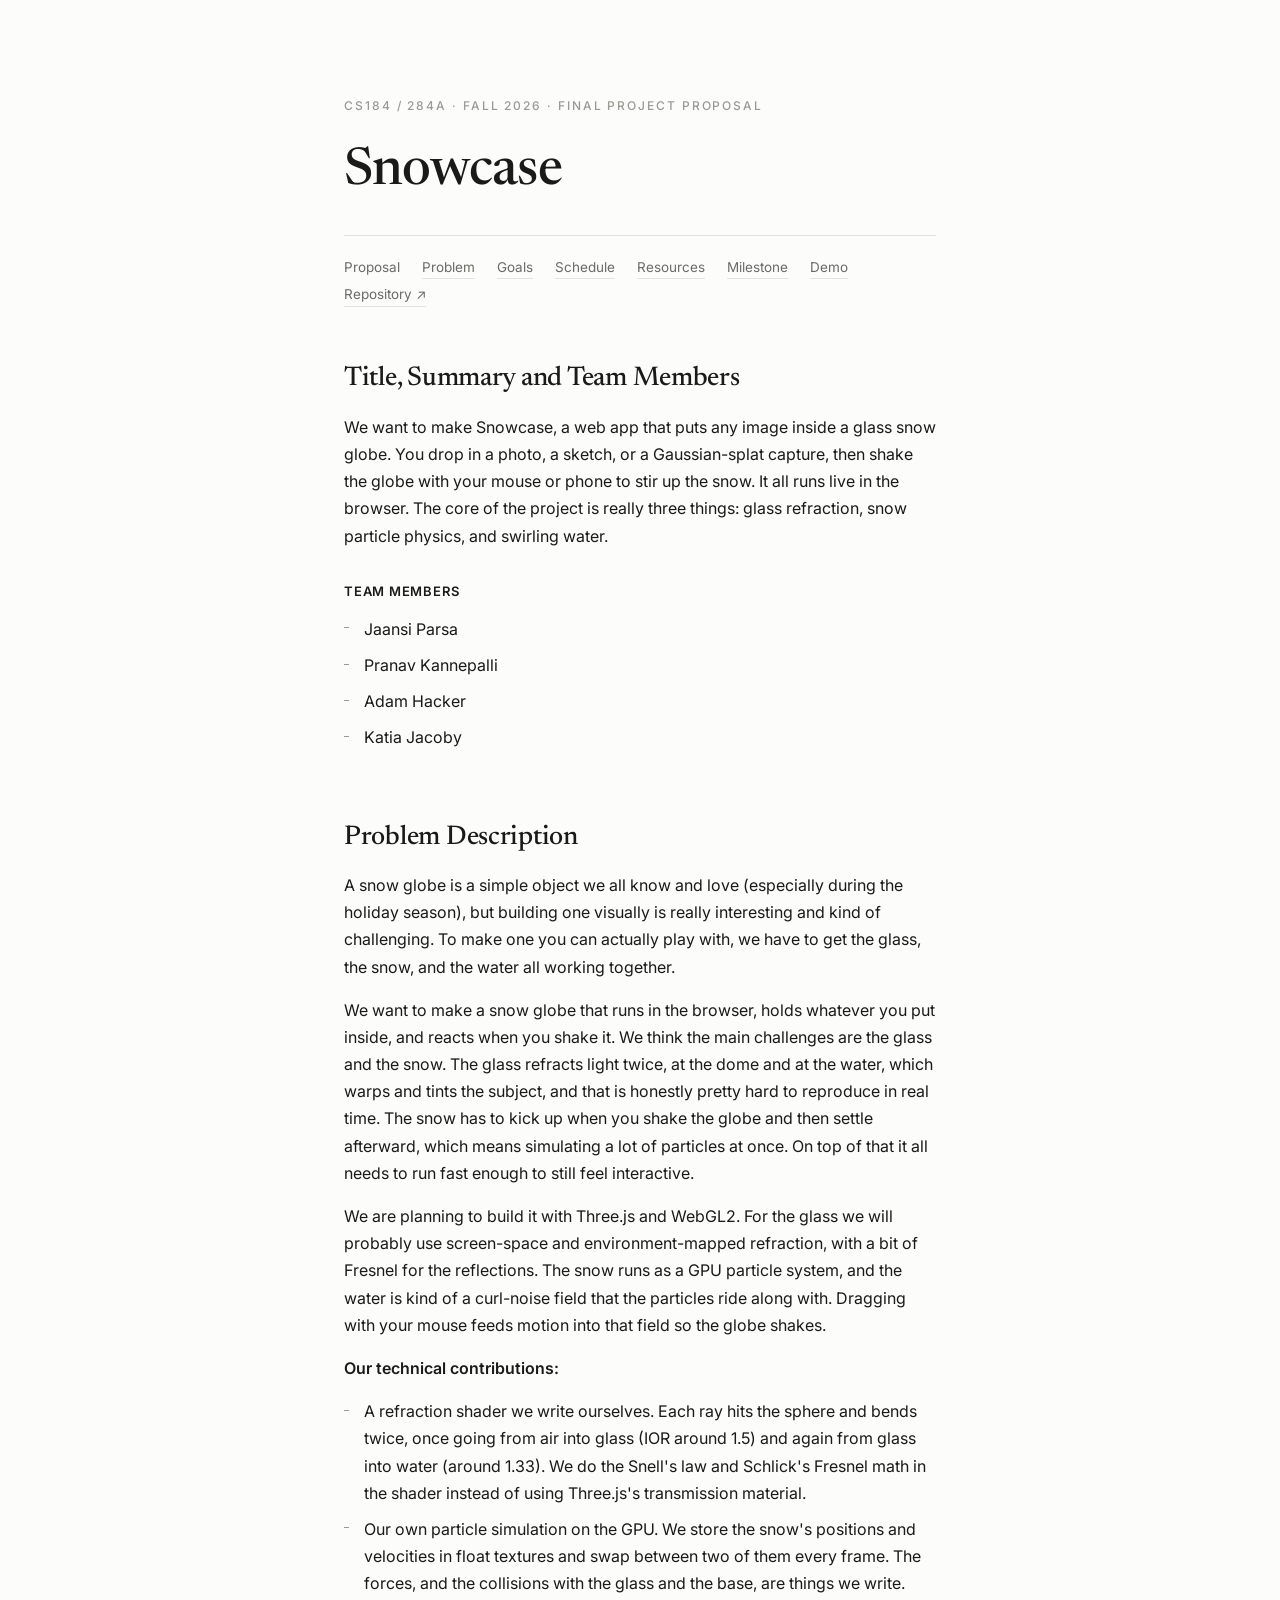
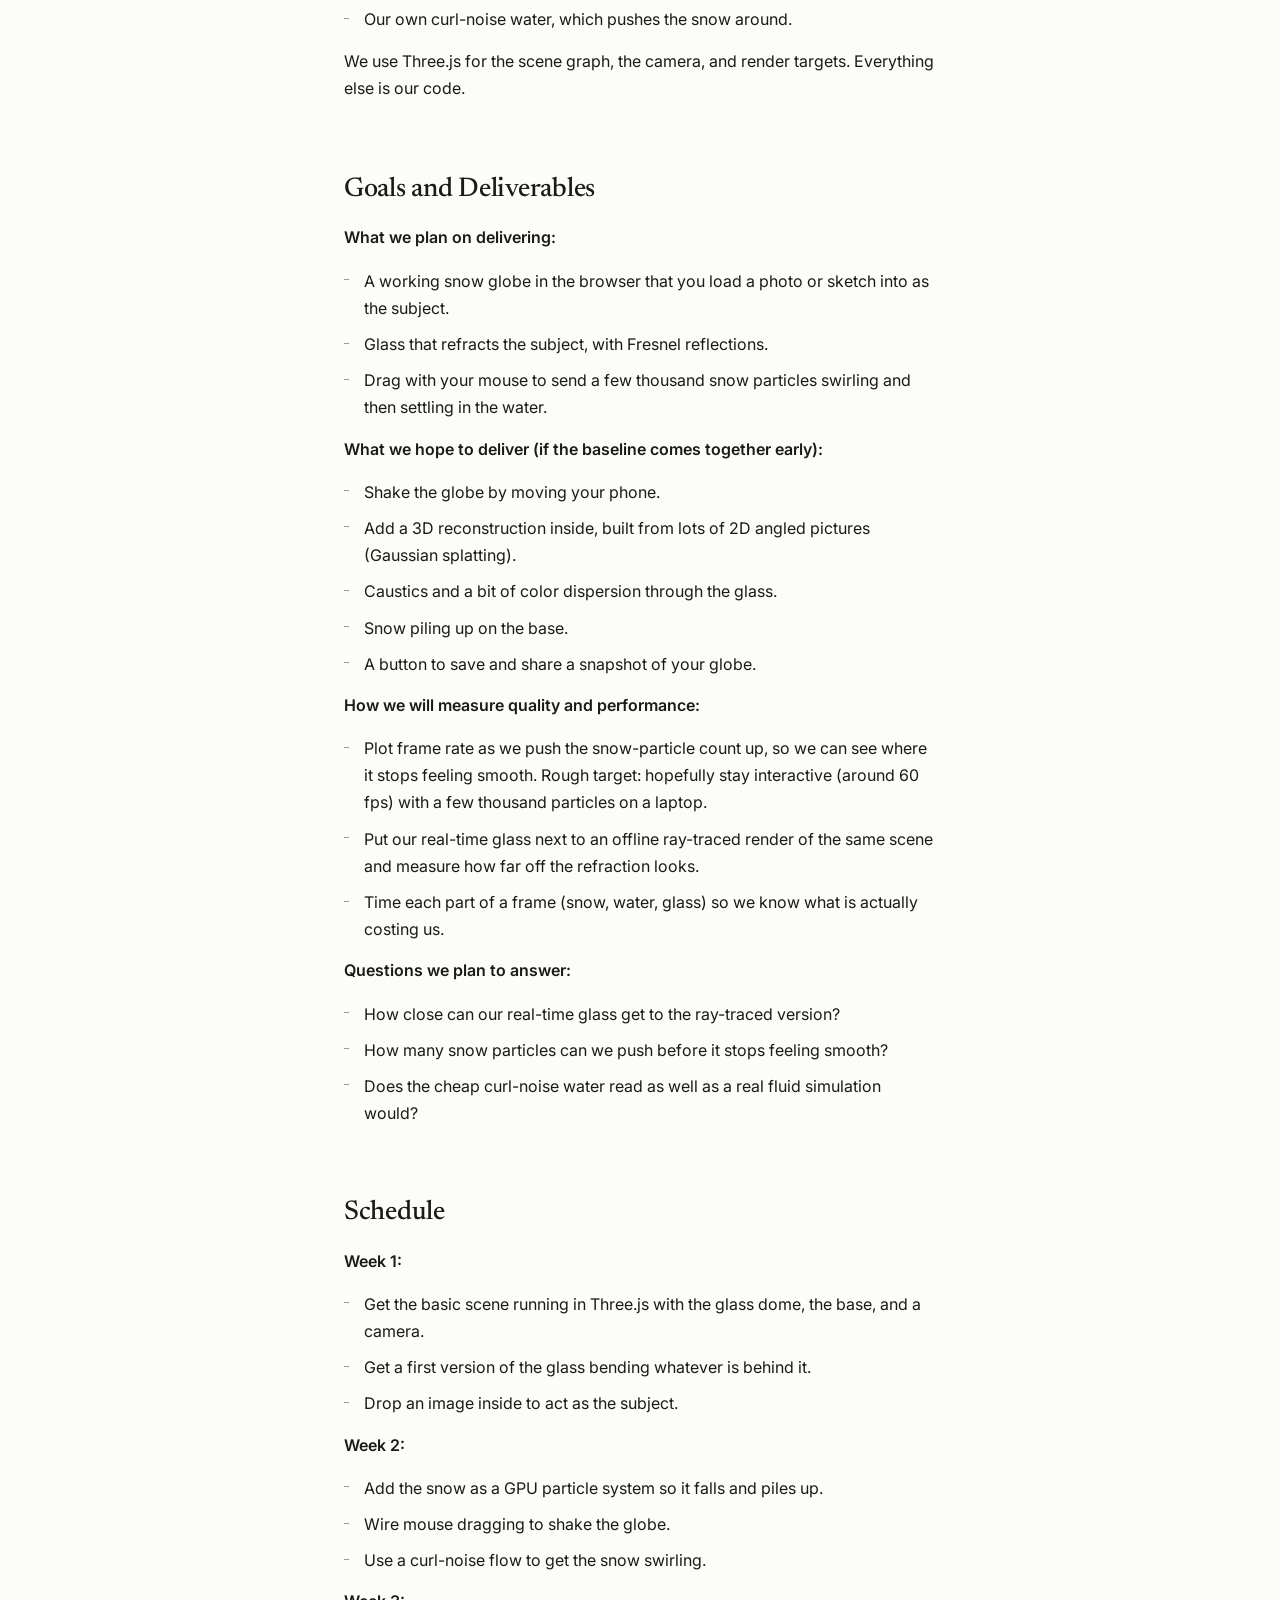
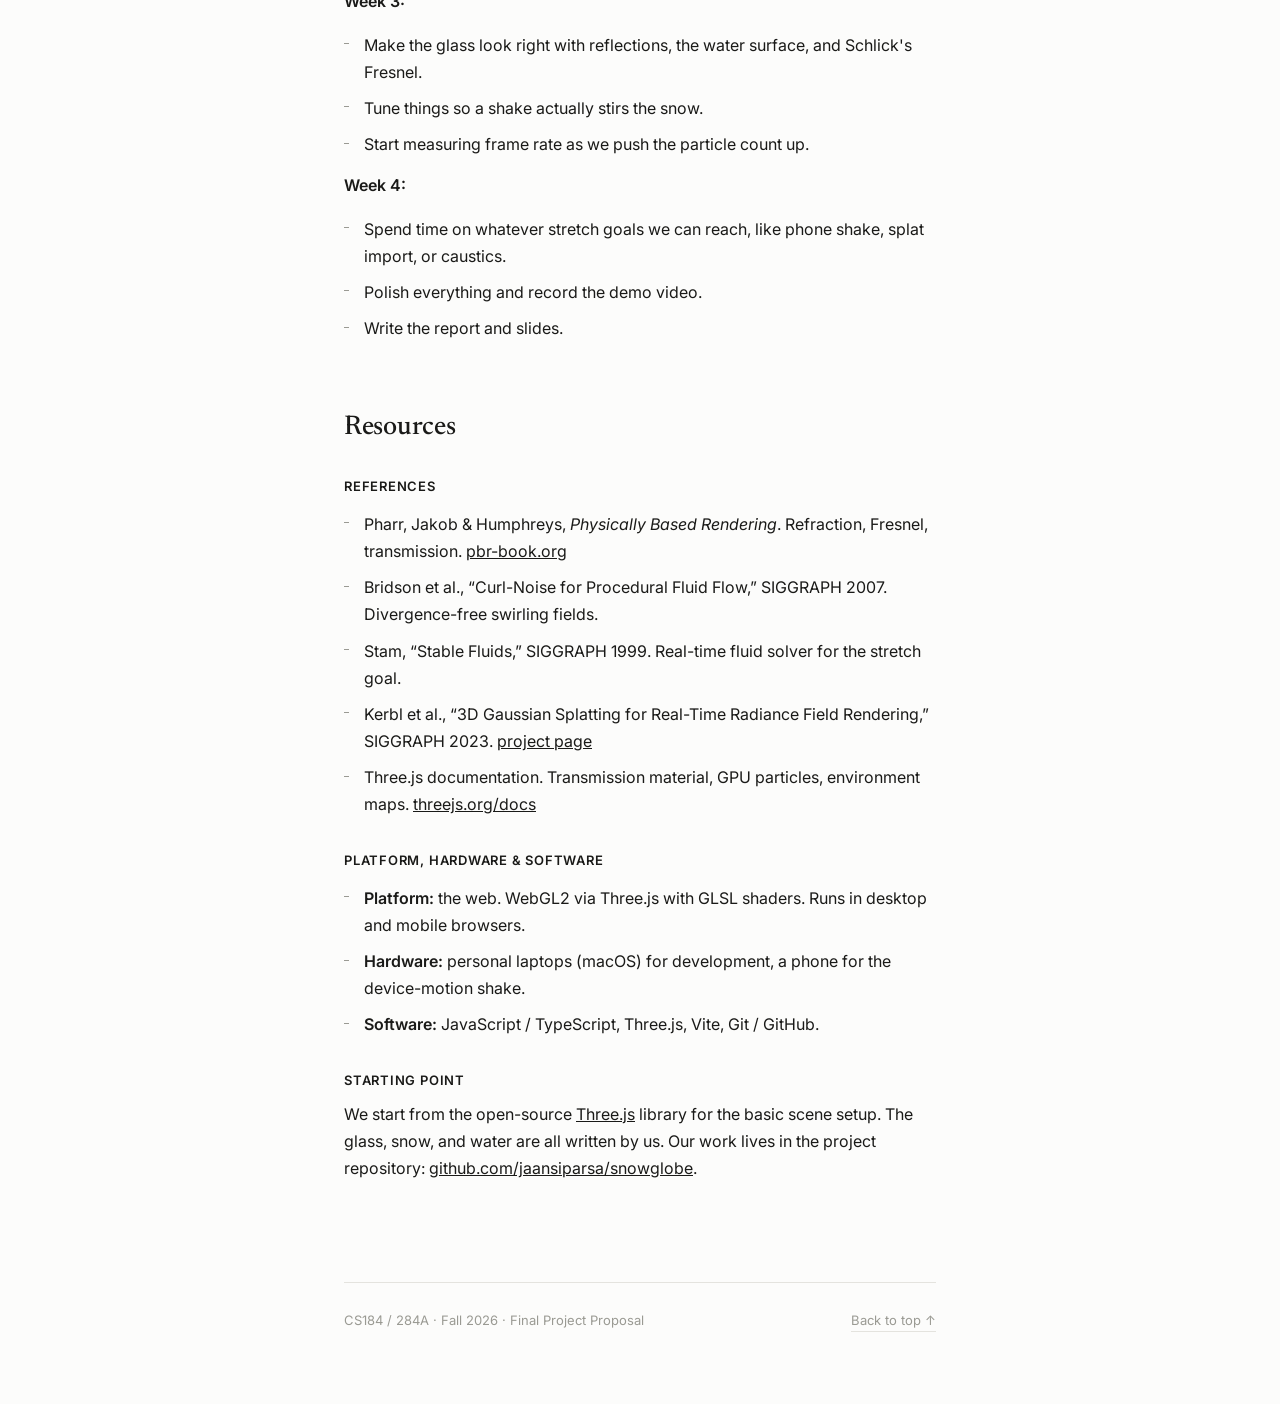
<file: index.html>
<!doctype html>
<html lang="en">
<head>
<meta charset="utf-8">
<meta name="viewport" content="width=device-width, initial-scale=1">
<title>Snowcase: CS184 Project Proposal</title>
<meta name="description" content="CS184/284A Fall 2026 final project proposal. Snowcase: turn any photo, sketch, or Gaussian-splat capture into a glass snow globe you can shake. Real-time glass refraction, snow particle physics, and swirling water.">
<link rel="preconnect" href="https://fonts.googleapis.com">
<link rel="preconnect" href="https://fonts.gstatic.com" crossorigin>
<link href="https://fonts.googleapis.com/css2?family=Newsreader:ital,opsz,wght@0,6..72,400;0,6..72,500;1,6..72,400&family=Inter:wght@400;500;600&display=swap" rel="stylesheet">
<!-- All styling lives in styles.css. See styleguide.html for a live reference
     of every reusable class (headings, lists, team rows, split columns,
     schedule rows, links). Fill the [ … ] placeholders below. -->
<link rel="stylesheet" href="styles.css">
</head>
<body>
<div class="wrap">

  <!-- MASTHEAD · fill in your project title -->
  <header id="top">
    <p class="kicker">CS184 / 284A · Fall 2026 · Final Project Proposal</p>
    <h1>Snowcase</h1>
    <nav class="masthead-meta">
      <span>Proposal</span>
      <a href="#problem">Problem</a>
      <a href="#goals">Goals</a>
      <a href="#schedule">Schedule</a>
      <a href="#resources">Resources</a>
      <a href="milestone.html">Milestone</a>
      <a href="app/">Demo</a>
      <a href="https://github.com/jaansiparsa/snowglobe">Repository ↗</a>
    </nav>
  </header>

  <!-- 01 · TITLE, SUMMARY & TEAM -->
  <section id="summary">
    <h2>Title, Summary and Team Members</h2>
    <p>We want to make Snowcase, a web app that puts any image inside a glass snow globe. You drop in a photo, a sketch, or a Gaussian-splat capture, then shake the globe with your mouse or phone to stir up the snow. It all runs live in the browser. The core of the project is really three things: glass refraction, snow particle physics, and swirling water.</p>

    <h3>Team Members</h3>
    <ul>
      <li>Jaansi Parsa</li>
      <li>Pranav Kannepalli</li>
      <li>Adam Hacker</li>
      <li>Katia Jacoby</li>
    </ul>
  </section>

  <!-- 02 · PROBLEM DESCRIPTION -->
  <section id="problem">
    <h2>Problem Description</h2>
    <p>A snow globe is a simple object we all know and love (especially during the holiday season), but building one visually is really interesting and kind of challenging. To make one you can actually play with, we have to get the glass, the snow, and the water all working together.</p>
    <p>We want to make a snow globe that runs in the browser, holds whatever you put inside, and reacts when you shake it. We think the main challenges are the glass and the snow. The glass refracts light twice, at the dome and at the water, which warps and tints the subject, and that is honestly pretty hard to reproduce in real time. The snow has to kick up when you shake the globe and then settle afterward, which means simulating a lot of particles at once. On top of that it all needs to run fast enough to still feel interactive.</p>
    <p>We are planning to build it with Three.js and WebGL2. For the glass we will probably use screen-space and environment-mapped refraction, with a bit of Fresnel for the reflections. The snow runs as a GPU particle system, and the water is kind of a curl-noise field that the particles ride along with. Dragging with your mouse feeds motion into that field so the globe shakes.</p>

    <p><strong>Our technical contributions:</strong></p>
    <ul>
      <li>A refraction shader we write ourselves. Each ray hits the sphere and bends twice, once going from air into glass (IOR around 1.5) and again from glass into water (around 1.33). We do the Snell's law and Schlick's Fresnel math in the shader instead of using Three.js's transmission material.</li>
      <li>Our own particle simulation on the GPU. We store the snow's positions and velocities in float textures and swap between two of them every frame. The forces, and the collisions with the glass and the base, are things we write.</li>
      <li>Our own curl-noise water, which pushes the snow around.</li>
    </ul>
    <p>We use Three.js for the scene graph, the camera, and render targets. Everything else is our code.</p>
  </section>

  <!-- 03 · GOALS & DELIVERABLES -->
  <section id="goals">
    <h2>Goals and Deliverables</h2>
    <p><strong>What we plan on delivering:</strong></p>
    <ul>
      <li>A working snow globe in the browser that you load a photo or sketch into as the subject.</li>
      <li>Glass that refracts the subject, with Fresnel reflections.</li>
      <li>Drag with your mouse to send a few thousand snow particles swirling and then settling in the water.</li>
    </ul>
    <p><strong>What we hope to deliver (if the baseline comes together early):</strong></p>
    <ul>
      <li>Shake the globe by moving your phone.</li>
      <li>Add a 3D reconstruction inside, built from lots of 2D angled pictures (Gaussian splatting).</li>
      <li>Caustics and a bit of color dispersion through the glass.</li>
      <li>Snow piling up on the base.</li>
      <li>A button to save and share a snapshot of your globe.</li>
    </ul>

    <p><strong>How we will measure quality and performance:</strong></p>
    <ul>
      <li>Plot frame rate as we push the snow-particle count up, so we can see where it stops feeling smooth. Rough target: hopefully stay interactive (around 60 fps) with a few thousand particles on a laptop.</li>
      <li>Put our real-time glass next to an offline ray-traced render of the same scene and measure how far off the refraction looks.</li>
      <li>Time each part of a frame (snow, water, glass) so we know what is actually costing us.</li>
    </ul>

    <p><strong>Questions we plan to answer:</strong></p>
    <ul>
      <li>How close can our real-time glass get to the ray-traced version?</li>
      <li>How many snow particles can we push before it stops feeling smooth?</li>
      <li>Does the cheap curl-noise water read as well as a real fluid simulation would?</li>
    </ul>
  </section>

  <!-- 04 · SCHEDULE · one row per week -->
  <section id="schedule">
    <h2>Schedule</h2>

    <p><strong>Week 1:</strong></p>
    <ul>
      <li>Get the basic scene running in Three.js with the glass dome, the base, and a camera.</li>
      <li>Get a first version of the glass bending whatever is behind it.</li>
      <li>Drop an image inside to act as the subject.</li>
    </ul>
    <p><strong>Week 2:</strong></p>
    <ul>
      <li>Add the snow as a GPU particle system so it falls and piles up.</li>
      <li>Wire mouse dragging to shake the globe.</li>
      <li>Use a curl-noise flow to get the snow swirling.</li>
    </ul>
    <p><strong>Week 3:</strong></p>
    <ul>
      <li>Make the glass look right with reflections, the water surface, and Schlick's Fresnel.</li>
      <li>Tune things so a shake actually stirs the snow.</li>
      <li>Start measuring frame rate as we push the particle count up.</li>
    </ul>
    <p><strong>Week 4:</strong></p>
    <ul>
      <li>Spend time on whatever stretch goals we can reach, like phone shake, splat import, or caustics.</li>
      <li>Polish everything and record the demo video.</li>
      <li>Write the report and slides.</li>
    </ul>
  </section>

  <!-- 05 · RESOURCES -->
  <section id="resources">
    <h2>Resources</h2>

    <h3>References</h3>
    <ul>
      <li>Pharr, Jakob &amp; Humphreys, <em>Physically Based Rendering</em>. Refraction, Fresnel, transmission. <a href="https://pbr-book.org/">pbr-book.org</a></li>
      <li>Bridson et al., “Curl-Noise for Procedural Fluid Flow,” SIGGRAPH 2007. Divergence-free swirling fields.</li>
      <li>Stam, “Stable Fluids,” SIGGRAPH 1999. Real-time fluid solver for the stretch goal.</li>
      <li>Kerbl et al., “3D Gaussian Splatting for Real-Time Radiance Field Rendering,” SIGGRAPH 2023. <a href="https://repo-sam.inria.fr/fungraph/3d-gaussian-splatting/">project page</a></li>
      <li>Three.js documentation. Transmission material, GPU particles, environment maps. <a href="https://threejs.org/docs/">threejs.org/docs</a></li>
    </ul>

    <h3>Platform, hardware &amp; software</h3>
    <ul>
      <li><strong>Platform:</strong> the web. WebGL2 via Three.js with GLSL shaders. Runs in desktop and mobile browsers.</li>
      <li><strong>Hardware:</strong> personal laptops (macOS) for development, a phone for the device-motion shake.</li>
      <li><strong>Software:</strong> JavaScript / TypeScript, Three.js, Vite, Git / GitHub.</li>
    </ul>

    <h3>Starting point</h3>
    <p>We start from the open-source <a href="https://threejs.org/">Three.js</a> library for the basic scene setup. The glass, snow, and water are all written by us. Our work lives in the project repository: <a href="https://github.com/jaansiparsa/snowglobe">github.com/jaansiparsa/snowglobe</a>.</p>
  </section>

  <footer>
    <span>CS184 / 284A · Fall 2026 · Final Project Proposal</span>
    <a href="#top">Back to top ↑</a>
  </footer>

</div>
</body>
</html>
</file>
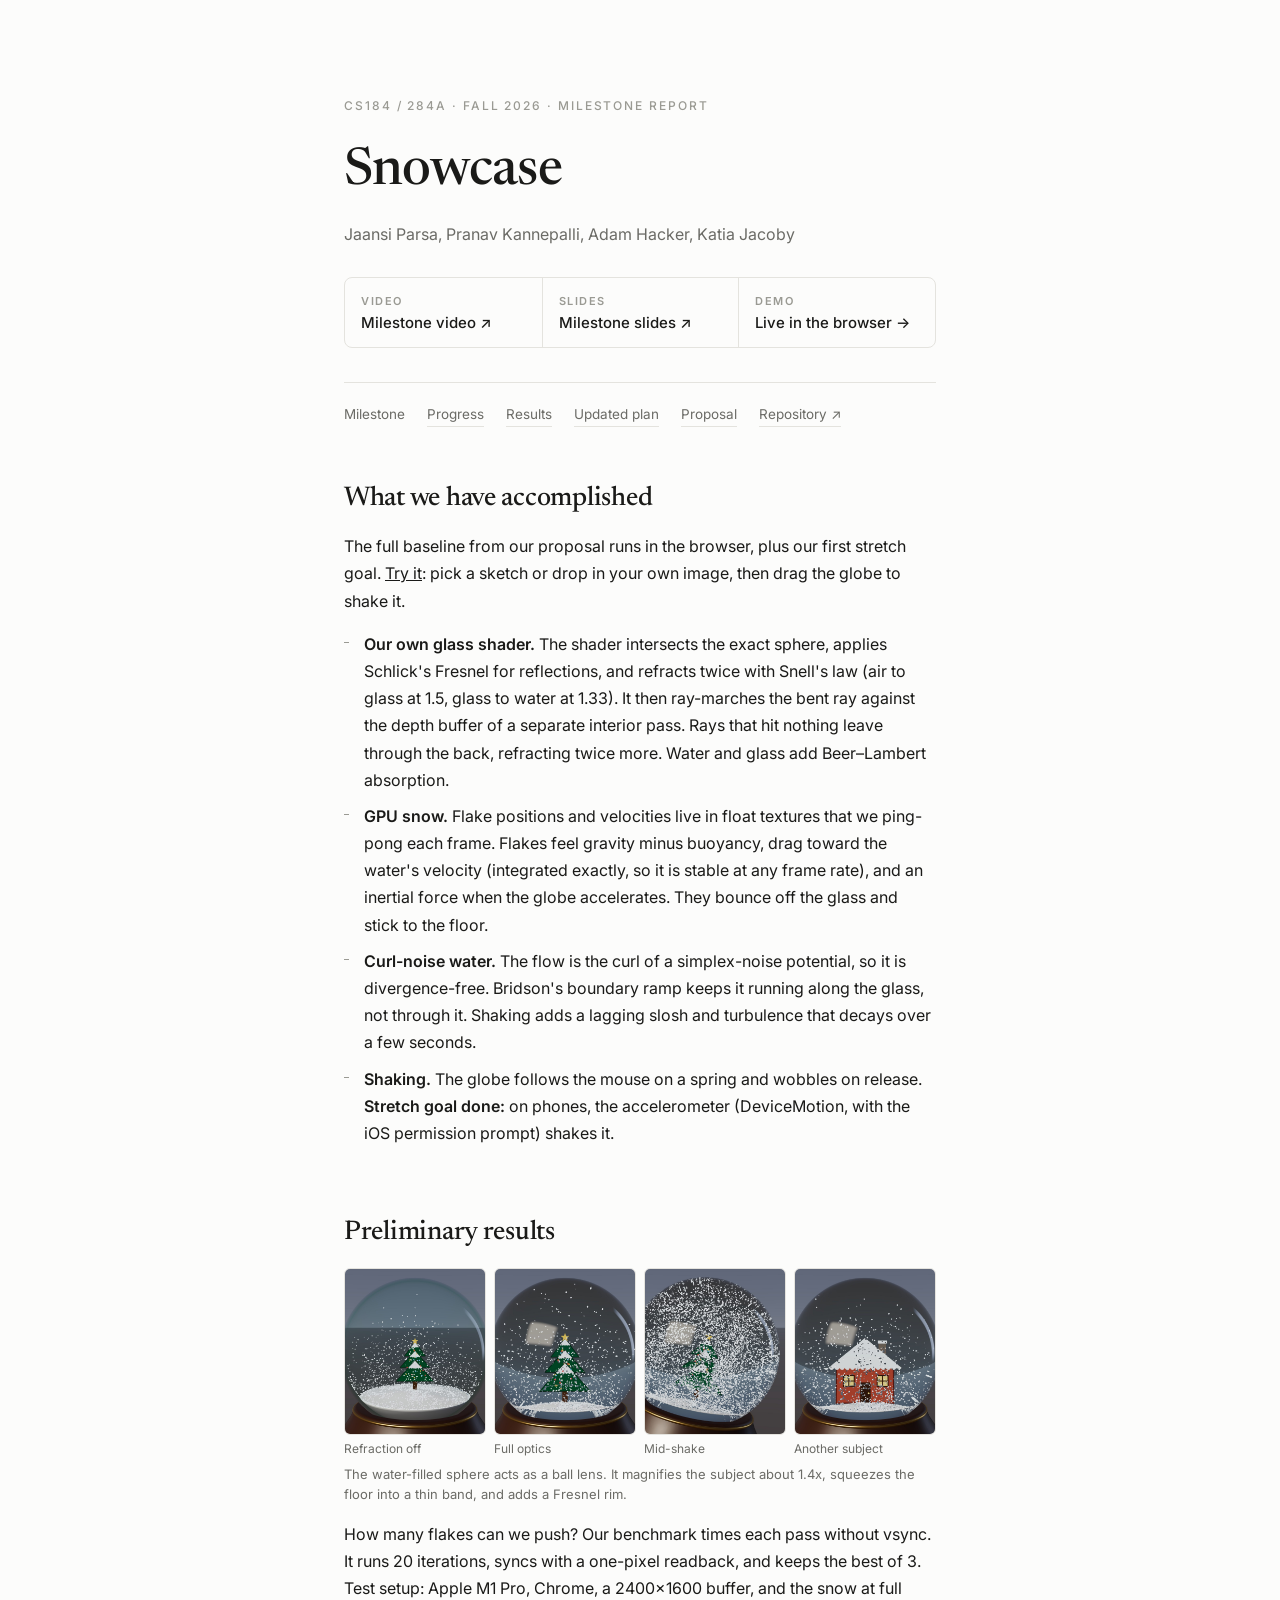
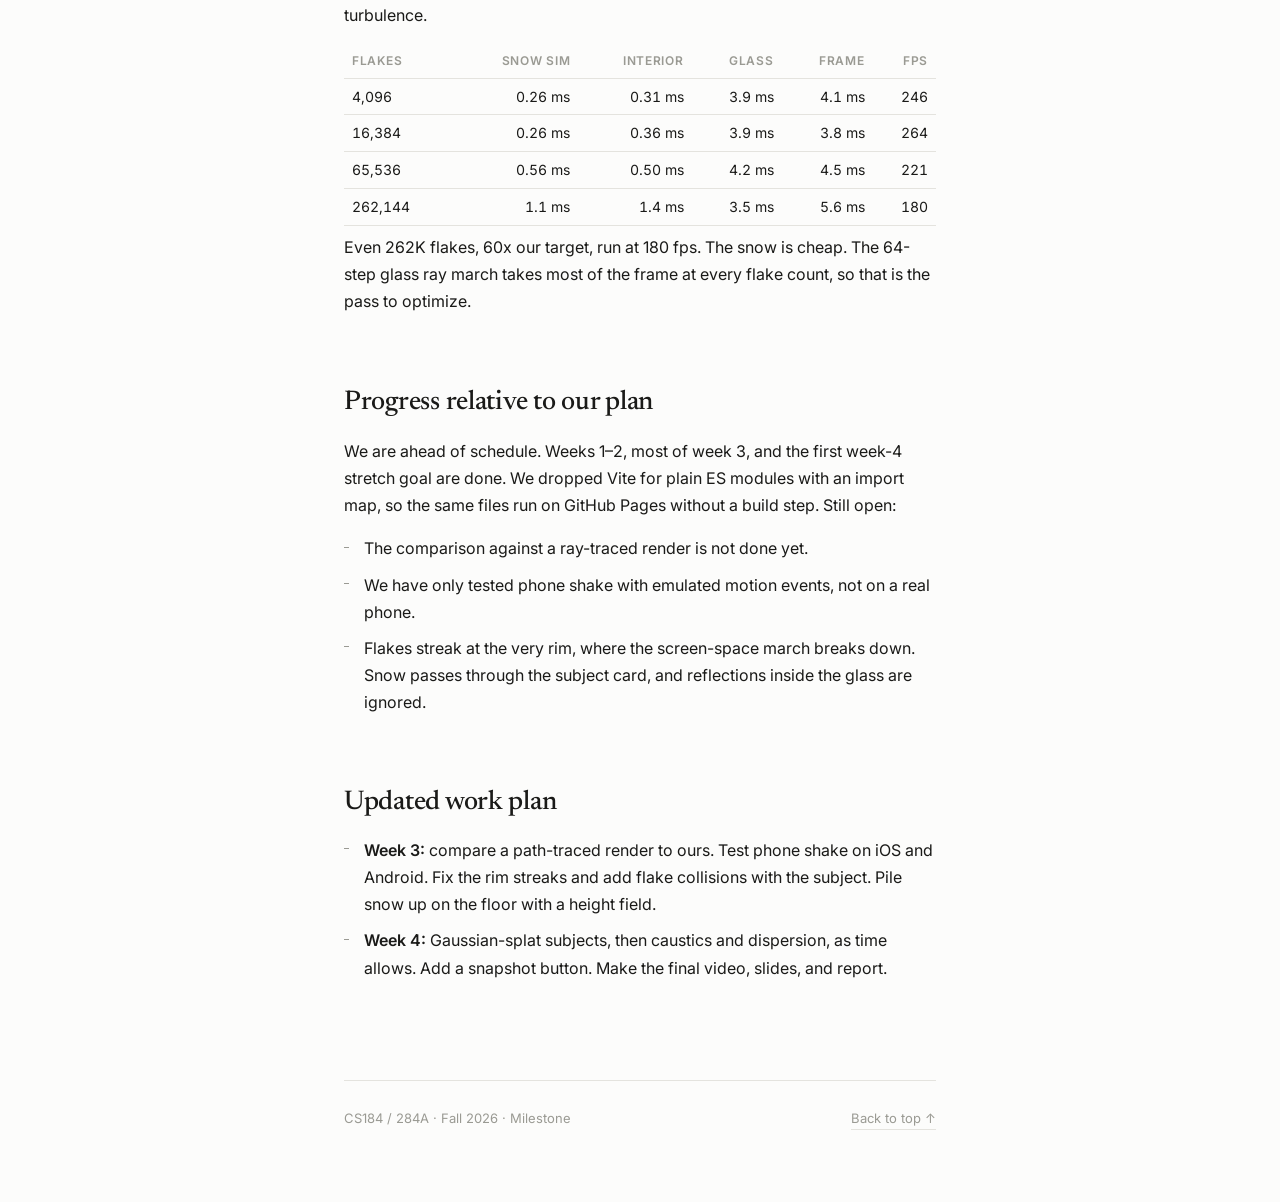
<file: milestone.html>
<!doctype html>
<html lang="en">
<head>
<meta charset="utf-8">
<meta name="viewport" content="width=device-width, initial-scale=1">
<title>Snowcase: CS184 Milestone</title>
<meta name="description" content="CS184/284A Fall 2026 final project milestone. Snowcase: a real-time snow globe in the browser with custom glass refraction, GPU snow, and curl-noise water.">
<link rel="preconnect" href="https://fonts.googleapis.com">
<link rel="preconnect" href="https://fonts.gstatic.com" crossorigin>
<link href="https://fonts.googleapis.com/css2?family=Newsreader:ital,opsz,wght@0,6..72,400;0,6..72,500;1,6..72,400&family=Inter:wght@400;500;600&display=swap" rel="stylesheet">
<link rel="stylesheet" href="styles.css">
</head>
<body class="report">
<div class="wrap">

  <header id="top">
    <p class="kicker">CS184 / 284A · Fall 2026 · Milestone Report</p>
    <h1>Snowcase</h1>
    <p class="standfirst">Jaansi Parsa, Pranav Kannepalli, Adam Hacker, Katia Jacoby</p>
    <nav class="deliverables" aria-label="Milestone deliverables">
      <a href="https://drive.google.com/file/d/1qIGYRXHk4i0cCX6k3p1evU1GuJFC4oF4/view?usp=sharing" data-url="drive.google.com/file/d/1qIGYRXHk4i0cCX6k3p1evU1GuJFC4oF4">
        <span class="dl-label">Video</span>
        <span class="dl-title">Milestone video ↗</span>
      </a>
      <a href="https://docs.google.com/presentation/d/1NgJo14dZJcX0S6RwAjk4t6iEYzaRbUm9/edit?usp=sharing" data-url="docs.google.com/presentation/d/1NgJo14dZJcX0S6RwAjk4t6iEYzaRbUm9">
        <span class="dl-label">Slides</span>
        <span class="dl-title">Milestone slides ↗</span>
      </a>
      <a href="app/" data-url="jaansiparsa.github.io/snowglobe/app/">
        <span class="dl-label">Demo</span>
        <span class="dl-title">Live in the browser →</span>
      </a>
    </nav>
    <nav class="masthead-meta">
      <span>Milestone</span>
      <a href="#done">Progress</a>
      <a href="#results">Results</a>
      <a href="#plan">Updated plan</a>
      <a href="index.html">Proposal</a>
      <a href="https://github.com/jaansiparsa/snowglobe">Repository ↗</a>
    </nav>
  </header>

  <section id="done">
    <h2>What we have accomplished</h2>
    <p>The full baseline from our proposal runs in the browser, plus our first stretch goal. <a href="app/">Try it</a>: pick a sketch or drop in your own image, then drag the globe to shake it.</p>
    <ul>
      <li><strong>Our own glass shader.</strong> The shader intersects the exact sphere, applies Schlick's Fresnel for reflections, and refracts twice with Snell's law (air to glass at 1.5, glass to water at 1.33). It then ray-marches the bent ray against the depth buffer of a separate interior pass. Rays that hit nothing leave through the back, refracting twice more. Water and glass add Beer–Lambert absorption.</li>
      <li><strong>GPU snow.</strong> Flake positions and velocities live in float textures that we ping-pong each frame. Flakes feel gravity minus buoyancy, drag toward the water's velocity (integrated exactly, so it is stable at any frame rate), and an inertial force when the globe accelerates. They bounce off the glass and stick to the floor.</li>
      <li><strong>Curl-noise water.</strong> The flow is the curl of a simplex-noise potential, so it is divergence-free. Bridson's boundary ramp keeps it running along the glass, not through it. Shaking adds a lagging slosh and turbulence that decays over a few seconds.</li>
      <li><strong>Shaking.</strong> The globe follows the mouse on a spring and wobbles on release. <strong>Stretch goal done:</strong> on phones, the accelerometer (DeviceMotion, with the iOS permission prompt) shakes it.</li>
    </ul>
  </section>

  <section id="results">
    <h2>Preliminary results</h2>
    <div class="figs">
      <figure><img src="assets/milestone/norefract.jpg" alt="Globe rendered with refraction turned off"><figcaption>Refraction off</figcaption></figure>
      <figure><img src="assets/milestone/full.jpg" alt="Same globe with full glass and water optics"><figcaption>Full optics</figcaption></figure>
      <figure><img src="assets/milestone/shake.jpg" alt="Globe mid-shake with snow swirling"><figcaption>Mid-shake</figcaption></figure>
      <figure><img src="assets/milestone/cottage.jpg" alt="Globe with a cottage sketch inside"><figcaption>Another subject</figcaption></figure>
    </div>
    <p class="caption">The water-filled sphere acts as a ball lens. It magnifies the subject about 1.4x, squeezes the floor into a thin band, and adds a Fresnel rim.</p>
    <p>How many flakes can we push? Our benchmark times each pass without vsync. It runs 20 iterations, syncs with a one-pixel readback, and keeps the best of 3. Test setup: Apple M1 Pro, Chrome, a 2400x1600 buffer, and the snow at full turbulence.</p>
    <table class="results">
      <tr><th>Flakes</th><th>Snow sim</th><th>Interior</th><th>Glass</th><th>Frame</th><th>FPS</th></tr>
      <tr><td>4,096</td><td>0.26 ms</td><td>0.31 ms</td><td>3.9 ms</td><td>4.1 ms</td><td>246</td></tr>
      <tr><td>16,384</td><td>0.26 ms</td><td>0.36 ms</td><td>3.9 ms</td><td>3.8 ms</td><td>264</td></tr>
      <tr><td>65,536</td><td>0.56 ms</td><td>0.50 ms</td><td>4.2 ms</td><td>4.5 ms</td><td>221</td></tr>
      <tr><td>262,144</td><td>1.1 ms</td><td>1.4 ms</td><td>3.5 ms</td><td>5.6 ms</td><td>180</td></tr>
    </table>
    <p>Even 262K flakes, 60x our target, run at 180 fps. The snow is cheap. The 64-step glass ray march takes most of the frame at every flake count, so that is the pass to optimize.</p>
  </section>

  <section id="reflection">
    <h2>Progress relative to our plan</h2>
    <p>We are ahead of schedule. Weeks 1–2, most of week 3, and the first week-4 stretch goal are done. We dropped Vite for plain ES modules with an import map, so the same files run on GitHub Pages without a build step. Still open:</p>
    <ul>
      <li>The comparison against a ray-traced render is not done yet.</li>
      <li>We have only tested phone shake with emulated motion events, not on a real phone.</li>
      <li>Flakes streak at the very rim, where the screen-space march breaks down. Snow passes through the subject card, and reflections inside the glass are ignored.</li>
    </ul>
  </section>

  <section id="plan">
    <h2>Updated work plan</h2>
    <ul>
      <li><strong>Week 3:</strong> compare a path-traced render to ours. Test phone shake on iOS and Android. Fix the rim streaks and add flake collisions with the subject. Pile snow up on the floor with a height field.</li>
      <li><strong>Week 4:</strong> Gaussian-splat subjects, then caustics and dispersion, as time allows. Add a snapshot button. Make the final video, slides, and report.</li>
    </ul>
  </section>

  <footer>
    <span>CS184 / 284A · Fall 2026 · Milestone</span>
    <a href="#top">Back to top ↑</a>
  </footer>

</div>
</body>
</html>
</file>
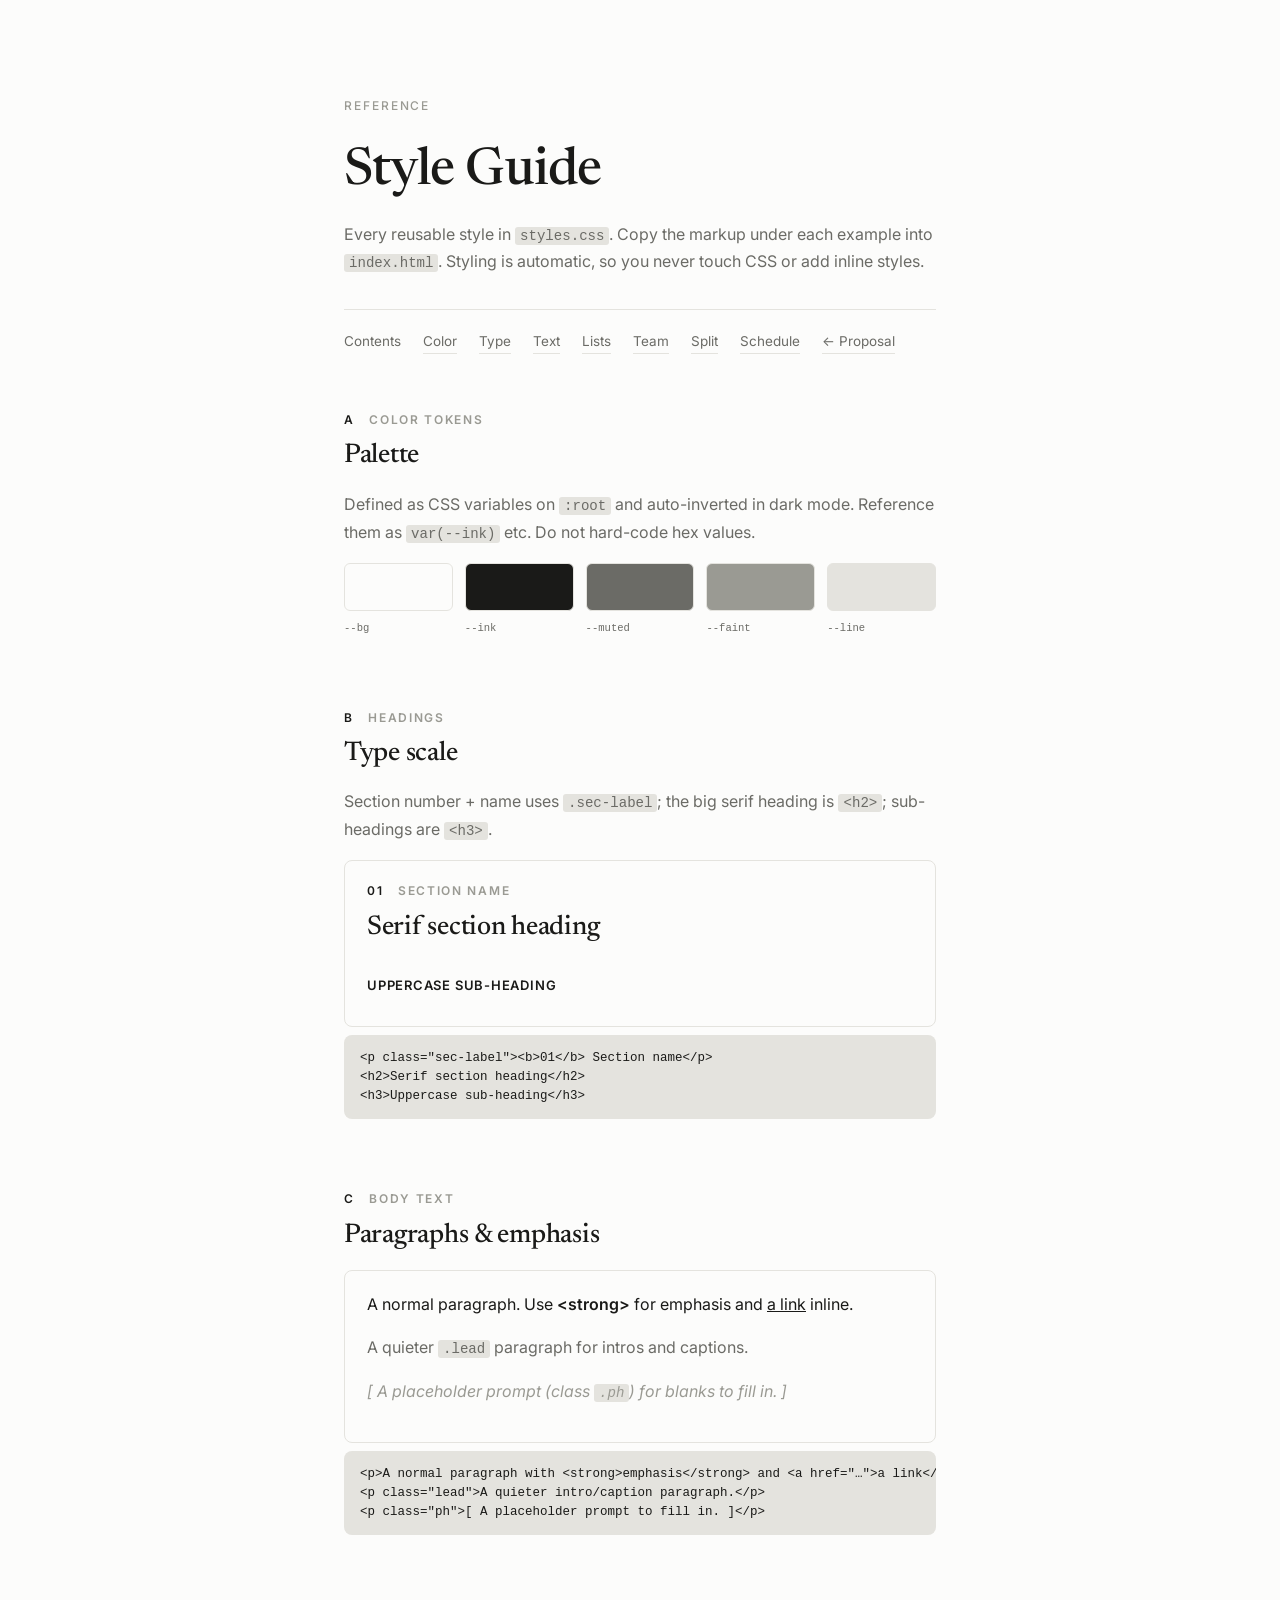
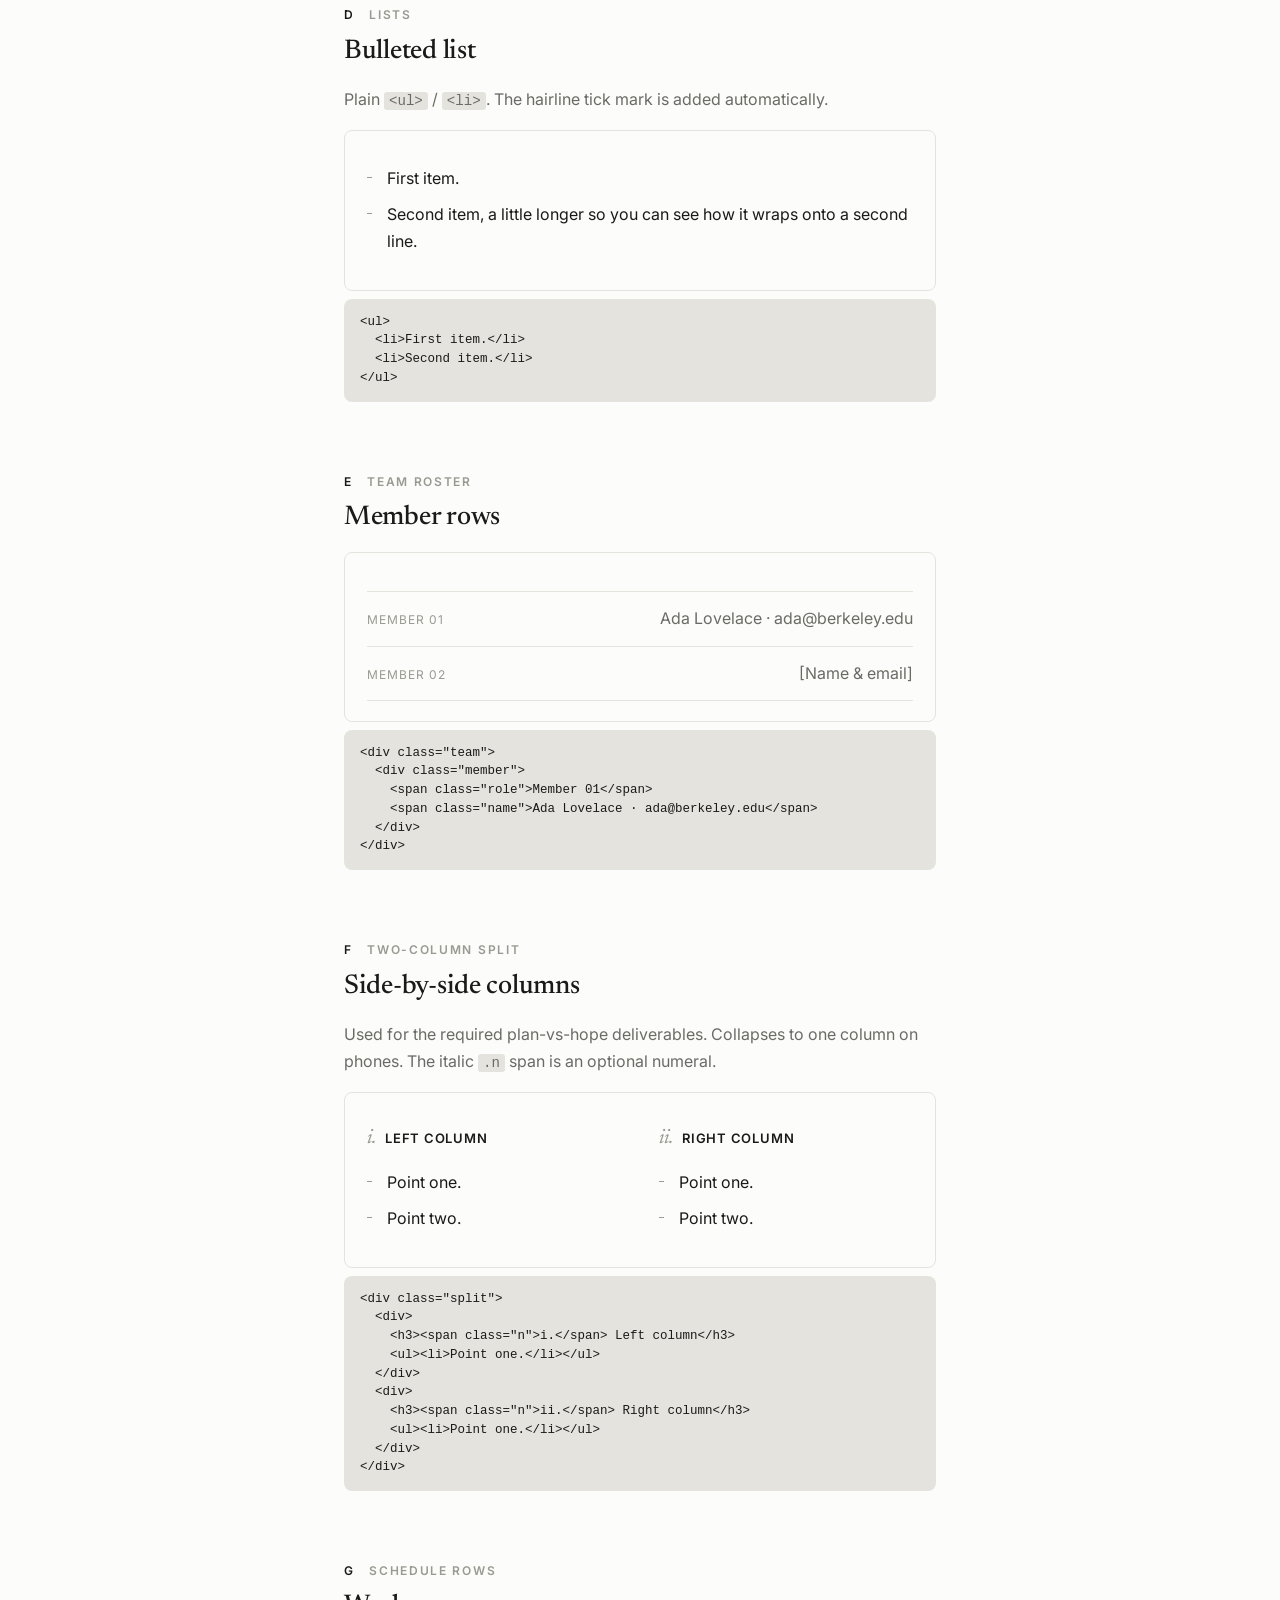
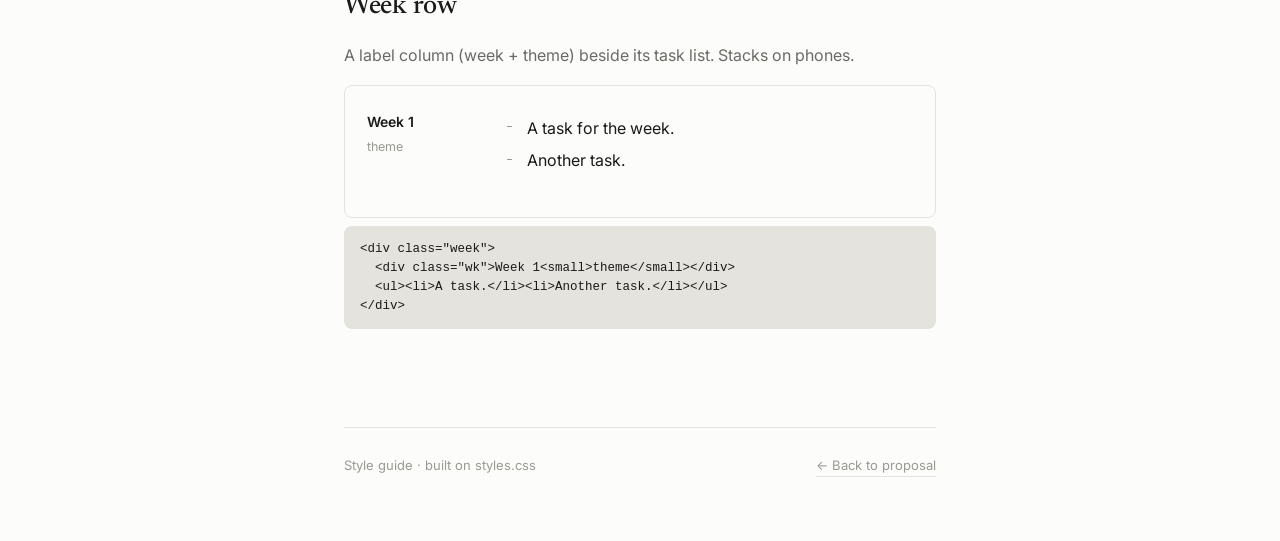
<file: styleguide.html>
<!doctype html>
<html lang="en">
<head>
<meta charset="utf-8">
<meta name="viewport" content="width=device-width, initial-scale=1">
<title>Style Guide: CS184 Proposal</title>
<meta name="description" content="Reusable styles for the CS184 proposal template. Copy the markup for each component.">
<link rel="preconnect" href="https://fonts.googleapis.com">
<link rel="preconnect" href="https://fonts.gstatic.com" crossorigin>
<link href="https://fonts.googleapis.com/css2?family=Newsreader:ital,opsz,wght@0,6..72,400;0,6..72,500;1,6..72,400&family=Inter:wght@400;500;600&display=swap" rel="stylesheet">
<link rel="stylesheet" href="styles.css">
</head>
<body>
<div class="wrap">

  <header id="top">
    <p class="kicker">Reference</p>
    <h1>Style Guide</h1>
    <p class="standfirst">Every reusable style in <code>styles.css</code>. Copy the markup under each example into <code>index.html</code>. Styling is automatic, so you never touch CSS or add inline styles.</p>
    <nav class="masthead-meta">
      <span>Contents</span>
      <a href="#color">Color</a>
      <a href="#type">Type</a>
      <a href="#text">Text</a>
      <a href="#lists">Lists</a>
      <a href="#team">Team</a>
      <a href="#split">Split</a>
      <a href="#schedule">Schedule</a>
      <a href="index.html">← Proposal</a>
    </nav>
  </header>

  <!-- COLOR -->
  <section id="color">
    <p class="sec-label"><b>A</b> Color tokens</p>
    <h2>Palette</h2>
    <p class="lead">Defined as CSS variables on <code>:root</code> and auto-inverted in dark mode. Reference them as <code>var(--ink)</code> etc. Do not hard-code hex values.</p>
    <div class="sg-swatches">
      <div class="sg-swatch"><i style="background:var(--bg)"></i><span><code>--bg</code></span></div>
      <div class="sg-swatch"><i style="background:var(--ink)"></i><span><code>--ink</code></span></div>
      <div class="sg-swatch"><i style="background:var(--muted)"></i><span><code>--muted</code></span></div>
      <div class="sg-swatch"><i style="background:var(--faint)"></i><span><code>--faint</code></span></div>
      <div class="sg-swatch"><i style="background:var(--line)"></i><span><code>--line</code></span></div>
    </div>
  </section>

  <!-- TYPE -->
  <section id="type">
    <p class="sec-label"><b>B</b> Headings</p>
    <h2>Type scale</h2>
    <p class="lead">Section number + name uses <code>.sec-label</code>; the big serif heading is <code>&lt;h2&gt;</code>; sub-headings are <code>&lt;h3&gt;</code>.</p>
    <div class="sg-demo">
      <p class="sec-label"><b>01</b> Section name</p>
      <h2>Serif section heading</h2>
      <h3>Uppercase sub-heading</h3>
    </div>
<pre><code>&lt;p class="sec-label"&gt;&lt;b&gt;01&lt;/b&gt; Section name&lt;/p&gt;
&lt;h2&gt;Serif section heading&lt;/h2&gt;
&lt;h3&gt;Uppercase sub-heading&lt;/h3&gt;</code></pre>
  </section>

  <!-- TEXT -->
  <section id="text">
    <p class="sec-label"><b>C</b> Body text</p>
    <h2>Paragraphs &amp; emphasis</h2>
    <div class="sg-demo">
      <p>A normal paragraph. Use <strong>&lt;strong&gt;</strong> for emphasis and <a href="https://threejs.org/">a link</a> inline.</p>
      <p class="lead">A quieter <code>.lead</code> paragraph for intros and captions.</p>
      <p class="ph">[ A placeholder prompt (class <code>.ph</code>) for blanks to fill in. ]</p>
    </div>
<pre><code>&lt;p&gt;A normal paragraph with &lt;strong&gt;emphasis&lt;/strong&gt; and &lt;a href="…"&gt;a link&lt;/a&gt;.&lt;/p&gt;
&lt;p class="lead"&gt;A quieter intro/caption paragraph.&lt;/p&gt;
&lt;p class="ph"&gt;[ A placeholder prompt to fill in. ]&lt;/p&gt;</code></pre>
  </section>

  <!-- LISTS -->
  <section id="lists">
    <p class="sec-label"><b>D</b> Lists</p>
    <h2>Bulleted list</h2>
    <p class="lead">Plain <code>&lt;ul&gt;</code> / <code>&lt;li&gt;</code>. The hairline tick mark is added automatically.</p>
    <div class="sg-demo">
      <ul>
        <li>First item.</li>
        <li>Second item, a little longer so you can see how it wraps onto a second line.</li>
      </ul>
    </div>
<pre><code>&lt;ul&gt;
  &lt;li&gt;First item.&lt;/li&gt;
  &lt;li&gt;Second item.&lt;/li&gt;
&lt;/ul&gt;</code></pre>
  </section>

  <!-- TEAM -->
  <section id="team">
    <p class="sec-label"><b>E</b> Team roster</p>
    <h2>Member rows</h2>
    <div class="sg-demo">
      <div class="team">
        <div class="member"><span class="role">Member 01</span><span class="name">Ada Lovelace · ada@berkeley.edu</span></div>
        <div class="member"><span class="role">Member 02</span><span class="name">[Name &amp; email]</span></div>
      </div>
    </div>
<pre><code>&lt;div class="team"&gt;
  &lt;div class="member"&gt;
    &lt;span class="role"&gt;Member 01&lt;/span&gt;
    &lt;span class="name"&gt;Ada Lovelace · ada@berkeley.edu&lt;/span&gt;
  &lt;/div&gt;
&lt;/div&gt;</code></pre>
  </section>

  <!-- SPLIT -->
  <section id="split">
    <p class="sec-label"><b>F</b> Two-column split</p>
    <h2>Side-by-side columns</h2>
    <p class="lead">Used for the required plan-vs-hope deliverables. Collapses to one column on phones. The italic <code>.n</code> span is an optional numeral.</p>
    <div class="sg-demo">
      <div class="split">
        <div>
          <h3><span class="n">i.</span> Left column</h3>
          <ul><li>Point one.</li><li>Point two.</li></ul>
        </div>
        <div>
          <h3><span class="n">ii.</span> Right column</h3>
          <ul><li>Point one.</li><li>Point two.</li></ul>
        </div>
      </div>
    </div>
<pre><code>&lt;div class="split"&gt;
  &lt;div&gt;
    &lt;h3&gt;&lt;span class="n"&gt;i.&lt;/span&gt; Left column&lt;/h3&gt;
    &lt;ul&gt;&lt;li&gt;Point one.&lt;/li&gt;&lt;/ul&gt;
  &lt;/div&gt;
  &lt;div&gt;
    &lt;h3&gt;&lt;span class="n"&gt;ii.&lt;/span&gt; Right column&lt;/h3&gt;
    &lt;ul&gt;&lt;li&gt;Point one.&lt;/li&gt;&lt;/ul&gt;
  &lt;/div&gt;
&lt;/div&gt;</code></pre>
  </section>

  <!-- SCHEDULE -->
  <section id="schedule">
    <p class="sec-label"><b>G</b> Schedule rows</p>
    <h2>Week row</h2>
    <p class="lead">A label column (week + theme) beside its task list. Stacks on phones.</p>
    <div class="sg-demo">
      <div class="week">
        <div class="wk">Week 1<small>theme</small></div>
        <ul><li>A task for the week.</li><li>Another task.</li></ul>
      </div>
    </div>
<pre><code>&lt;div class="week"&gt;
  &lt;div class="wk"&gt;Week 1&lt;small&gt;theme&lt;/small&gt;&lt;/div&gt;
  &lt;ul&gt;&lt;li&gt;A task.&lt;/li&gt;&lt;li&gt;Another task.&lt;/li&gt;&lt;/ul&gt;
&lt;/div&gt;</code></pre>
  </section>

  <footer>
    <span>Style guide · built on styles.css</span>
    <a href="index.html">← Back to proposal</a>
  </footer>

</div>
</body>
</html>
</file>
<file: styles.css>
/* ============================================================
   Snow Globe of Anything: shared styles
   CS184/284A Fall 2026 proposal + style guide.
   See styleguide.html for a live reference of every class below.
   ============================================================ */

:root{
  --bg:#fcfcfb;
  --ink:#1a1a18;
  --muted:#6b6b66;
  --faint:#9a9a93;
  --line:#e4e3de;
  --accent:#1a1a18;
  --rule:#111;
  --maxw:640px;
}
@media (prefers-color-scheme:dark){
  :root:not([data-theme="light"]){
    --bg:#121311; --ink:#ececea; --muted:#a3a39c; --faint:#74746d;
    --line:#2a2b27; --accent:#ececea; --rule:#ececea;
  }
}
:root[data-theme="dark"]{
  --bg:#121311; --ink:#ececea; --muted:#a3a39c; --faint:#74746d;
  --line:#2a2b27; --accent:#ececea; --rule:#ececea;
}

*{box-sizing:border-box}
html{-webkit-text-size-adjust:100%}
body{
  margin:0;background:var(--bg);color:var(--ink);
  font-family:"Inter",-apple-system,BlinkMacSystemFont,"Segoe UI",sans-serif;
  font-size:16px;line-height:1.7;-webkit-font-smoothing:antialiased;
}

/* Page column ------------------------------------------------ */
.wrap{max-width:var(--maxw);margin:0 auto;padding:0 24px}

/* Masthead --------------------------------------------------- */
header{padding:96px 0 0}
.kicker{
  font-size:12px;letter-spacing:.16em;text-transform:uppercase;color:var(--faint);
  font-weight:500;margin:0 0 28px;
}
h1{
  font-family:"Newsreader",Georgia,serif;font-weight:500;
  font-size:clamp(34px,7vw,52px);line-height:1.08;letter-spacing:-.015em;
  margin:0 0 20px;
}
.standfirst{
  font-size:16px;line-height:1.65;color:var(--muted);font-weight:400;
  margin:0;max-width:40em;
}
/* Deliverable links (milestone/final): video, slides, demo */
.deliverables{
  margin:30px 0 0;display:grid;grid-template-columns:repeat(3,1fr);
  border:1px solid var(--line);border-radius:8px;overflow:hidden;
}
.deliverables a{
  display:block;padding:14px 16px;text-decoration:none;color:var(--ink);
  border-left:1px solid var(--line);transition:background .15s;
}
.deliverables a:first-child{border-left:0}
.deliverables a:hover{background:var(--line)}
.dl-label{
  display:block;font-size:11px;letter-spacing:.14em;text-transform:uppercase;
  color:var(--faint);font-weight:600;margin-bottom:2px;
}
.dl-title{display:block;font-size:15px;font-weight:500;line-height:1.35}
@media (max-width:600px){
  .deliverables{grid-template-columns:1fr}
  .deliverables a{border-left:0;border-top:1px solid var(--line)}
  .deliverables a:first-child{border-top:0}
}
.masthead-meta{
  margin:34px 0 0;padding-top:20px;border-top:1px solid var(--line);
  display:flex;flex-wrap:wrap;gap:4px 22px;font-size:13.5px;color:var(--muted);
}
.masthead-meta a{color:var(--muted);text-decoration:none;border-bottom:1px solid var(--line)}
.masthead-meta a:hover{color:var(--ink);border-color:var(--ink)}

/* Sections --------------------------------------------------- */
section{padding:56px 0 0}
section:last-of-type{padding-bottom:12px}
.sec-label{
  font-size:12px;letter-spacing:.14em;text-transform:uppercase;color:var(--faint);
  font-weight:600;margin:0 0 10px;
}
.sec-label b{color:var(--ink);font-weight:600;margin-right:10px}
h2{
  font-family:"Newsreader",Georgia,serif;font-weight:500;font-size:27px;
  line-height:1.2;letter-spacing:-.01em;margin:0 0 18px;
}
h3{
  font-size:13px;letter-spacing:.06em;text-transform:uppercase;color:var(--ink);
  font-weight:600;margin:30px 0 10px;
}
p{margin:0 0 16px}
.lead{color:var(--muted)}
strong{font-weight:600}
a{color:var(--ink)}

/* Bulleted lists (hairline tick marks) ----------------------- */
ul{list-style:none;padding:0;margin:14px 0}
li{position:relative;padding-left:20px;margin:9px 0}
li::before{content:"";position:absolute;left:0;top:.72em;width:5px;height:1px;background:var(--faint)}
code{font-family:ui-monospace,SFMono-Regular,Menlo,monospace;font-size:.88em;background:var(--line);padding:1px 5px;border-radius:3px}

/* Placeholder text for the blank template -------------------- */
.ph{color:var(--faint);font-style:italic}

/* Team roster ------------------------------------------------ */
.team{margin:18px 0 0;border-top:1px solid var(--line)}
.member{
  display:flex;justify-content:space-between;align-items:baseline;gap:16px;
  padding:13px 0;border-bottom:1px solid var(--line);
}
.member .role{font-size:12px;letter-spacing:.08em;text-transform:uppercase;color:var(--faint)}
.member .name{color:var(--muted)}

/* Two-column split (e.g. plan vs. hope) ---------------------- */
.split{display:grid;grid-template-columns:1fr 1fr;gap:38px;margin-top:8px}
.split h3{margin-top:0;display:flex;align-items:baseline;gap:9px}
.split h3 .n{font-family:"Newsreader",serif;font-style:italic;font-size:20px;text-transform:none;letter-spacing:0;color:var(--faint);font-weight:400}

/* Schedule rows ---------------------------------------------- */
.week{display:grid;grid-template-columns:120px 1fr;gap:20px;padding:18px 0;border-top:1px solid var(--line)}
.week:first-of-type{border-top:0;padding-top:4px}
.week .wk{font-weight:600;font-size:14px}
.week .wk small{display:block;color:var(--faint);font-weight:400;font-size:12.5px;margin-top:2px}
.week ul{margin:0}
.week li{margin:5px 0}

/* Footer ----------------------------------------------------- */
footer{
  margin-top:72px;padding:26px 0 72px;border-top:1px solid var(--line);
  font-size:13px;color:var(--faint);display:flex;justify-content:space-between;gap:12px;flex-wrap:wrap;
}
footer a{color:var(--faint);text-decoration:none;border-bottom:1px solid var(--line)}
footer a:hover{color:var(--ink)}

@media (max-width:600px){
  header{padding-top:64px}
  .split{grid-template-columns:1fr;gap:28px}
  .week{grid-template-columns:1fr;gap:6px}
}

/* Print → clean PDF for Gradescope --------------------------- */
@media print{
  :root{--bg:#fff;--ink:#000;--muted:#333;--faint:#555;--line:#ccc}
  body{font-size:11pt;line-height:1.5}
  .wrap{max-width:none;padding:0}
  header{padding-top:0}
  section{padding-top:30px;break-inside:avoid}
  .split{break-inside:avoid}
  footer{display:none}
  a{text-decoration:none;border:0}
  a[href^="http"]::after{content:" (" attr(href) ")";font-size:8.5pt;color:#555;word-break:break-all}
  .masthead-meta a[href^="http"]::after{content:""}
}

/* Style-guide page only -------------------------------------- */
.sg-swatches{display:flex;flex-wrap:wrap;gap:12px;margin:14px 0}
.sg-swatch{flex:1 1 90px;min-width:90px}
.sg-swatch i{display:block;height:48px;border:1px solid var(--line);border-radius:6px}
.sg-swatch span{display:block;font-size:12px;color:var(--muted);margin-top:6px}
.sg-swatch code{background:none;padding:0}
.sg-demo{border:1px solid var(--line);border-radius:8px;padding:20px 22px;margin:14px 0}
.sg-demo + pre{margin-top:-6px}
pre{
  background:var(--line);border-radius:8px;padding:14px 16px;overflow:auto;
  font-family:ui-monospace,SFMono-Regular,Menlo,monospace;font-size:12.5px;line-height:1.5;
  color:var(--ink);margin:14px 0;
}
pre code{background:none;padding:0;font-size:inherit}

/* Milestone report: figures and results table ---------------- */
.figs{display:grid;grid-template-columns:repeat(4,1fr);gap:8px;margin:18px 0 6px}
.figs figure{margin:0}
.figs img{width:100%;display:block;border-radius:6px;border:1px solid var(--line)}
.figs figcaption{font-size:12px;color:var(--muted);line-height:1.4;margin-top:6px}
.caption{font-size:13px;color:var(--muted);line-height:1.55}
.results{width:100%;border-collapse:collapse;font-size:14px;font-variant-numeric:tabular-nums;margin:14px 0 8px}
.results th,.results td{text-align:right;padding:6px 8px;border-bottom:1px solid var(--line)}
.results th{font-size:12px;letter-spacing:.06em;text-transform:uppercase;color:var(--faint);font-weight:600}
.results th:first-child,.results td:first-child{text-align:left}
@media (max-width:600px){.figs{grid-template-columns:1fr 1fr}}
@media print{.figs{break-inside:avoid}.results{font-size:9.5pt}}
@media print{
  .report{font-size:9pt;line-height:1.35}
  .report section{break-inside:auto}
  .report header{padding-top:0}
  .report h1{font-size:26pt;margin-bottom:6px}
  .report .kicker{margin-bottom:10px}
  .report .masthead-meta{display:none}
  .report h2{font-size:15pt;margin-bottom:6px}
  .report section{padding-top:12px}
  .report p{margin:0 0 6px}
  .report ul{margin:4px 0}
  .report li{margin:3px 0}
  .report .figs{margin:6px 0 2px;max-width:60%}
  .report .results{margin:4px 0;font-size:8.5pt}
  .report .results th,.report .results td{padding:2px 8px}
  .report a[href^="http"]::after{content:""}
  .report .deliverables{margin-top:12px;break-inside:avoid}
  .report .deliverables a{padding:6px 10px}
  .report .dl-title{font-size:10pt}
  .report .deliverables a::after{
    content:attr(data-url);display:block;font-size:7.5pt;color:#555;word-break:break-all;
  }
}
</file>
